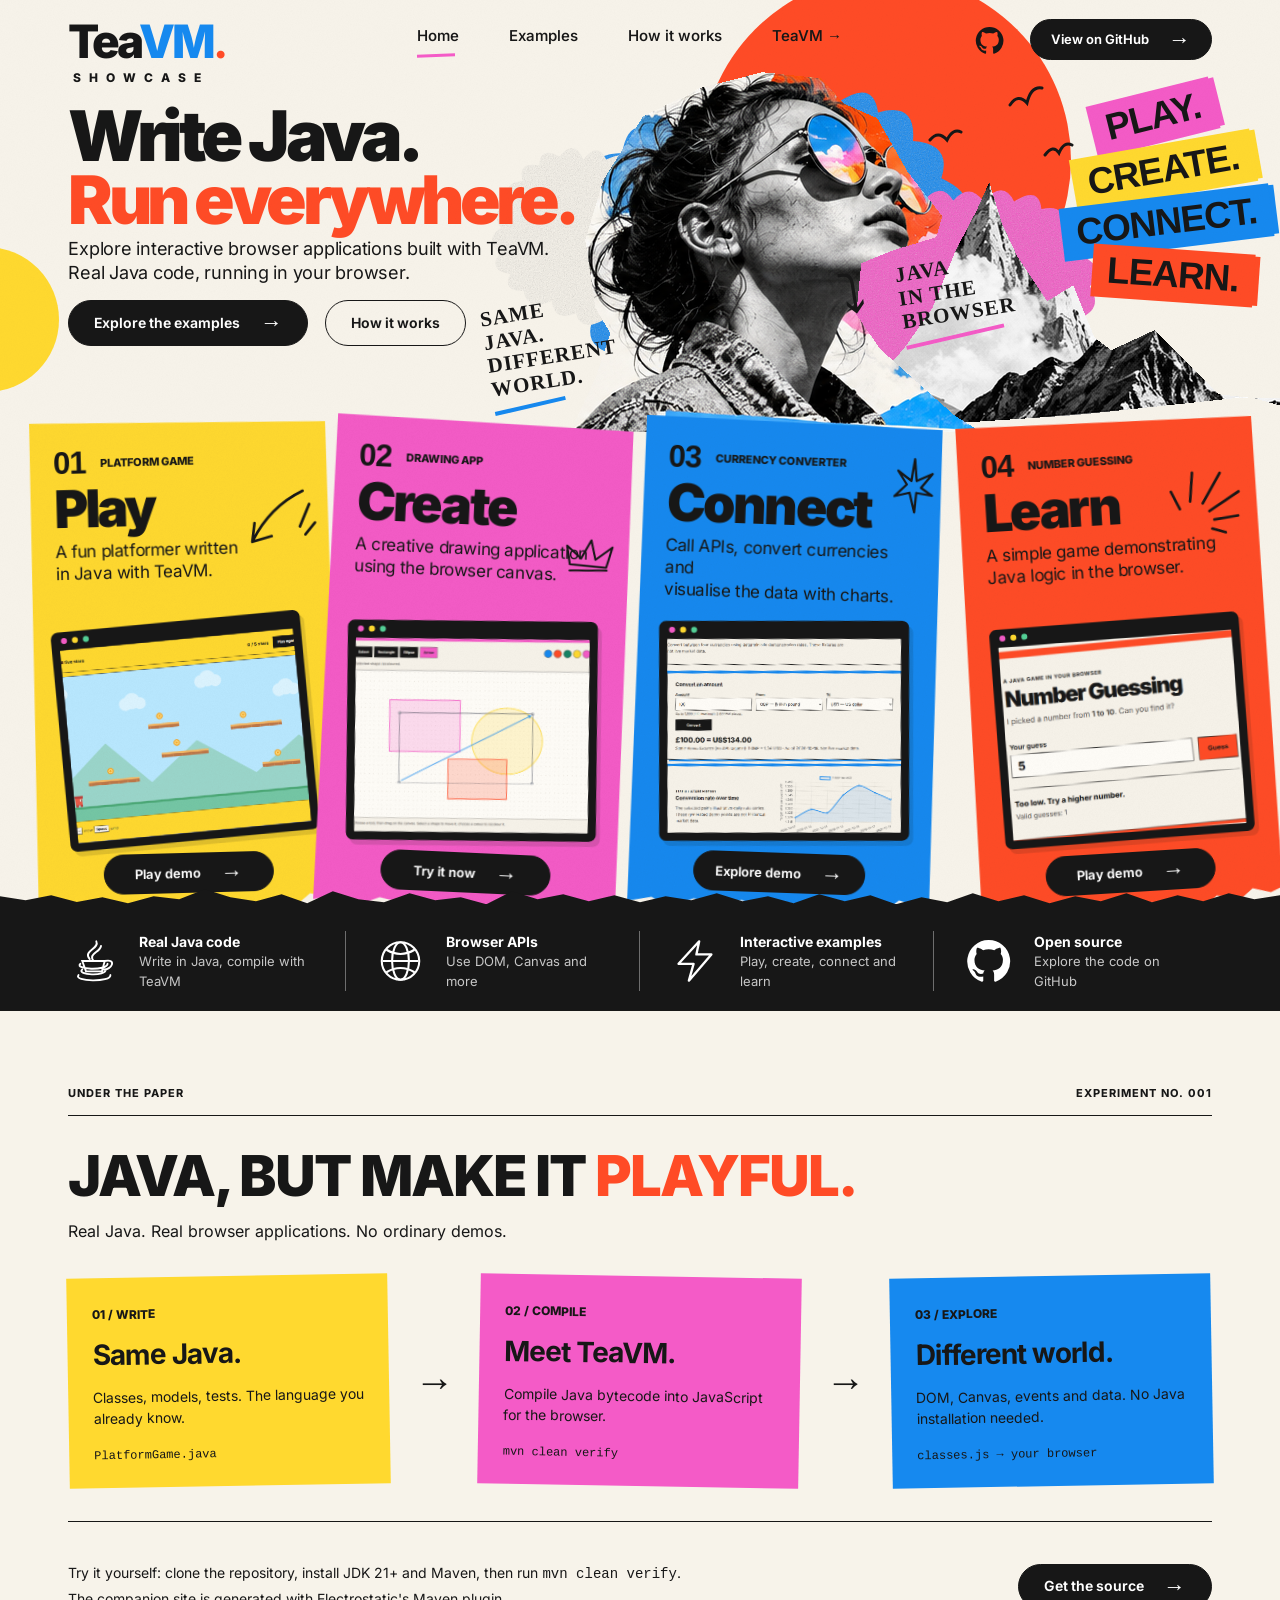
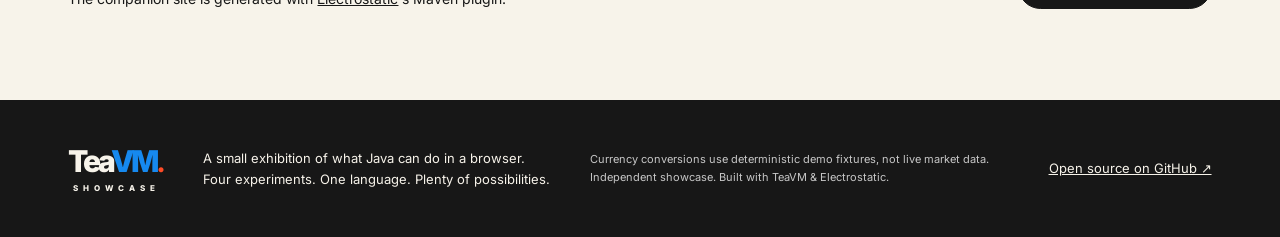
<file: teavm-showcase-site/src/main/resources/site/_static/index.html>
<!doctype html>
<html lang="en">
  <head>
    <meta charset="utf-8" />
    <meta name="viewport" content="width=device-width, initial-scale=1" />
    <meta
      name="description"
      content="Write Java. Run everywhere. Play, create, connect and learn with four real Java applications running in your browser with TeaVM."
    />
    <meta name="theme-color" content="#F7F3EA" />
    <meta property="og:title" content="TeaVM Showcase — Java everywhere" />
    <meta
      property="og:description"
      content="Real Java. Real browser applications. No ordinary demos."
    />
    <title>TeaVM Showcase | Java everywhere</title>
    <link rel="icon" href="assets/favicon.svg" type="image/svg+xml" />
    <link rel="stylesheet" href="assets/site.css" />
  </head>
  <body>
    <a class="skip-link" href="#main">Skip to content</a>
    <div class="first-screen" id="home">
      <header class="site-header">
        <a class="wordmark" href="#home" aria-label="TeaVM Showcase home"
          >Tea<span>VM</span><b>.</b><small>SHOWCASE</small></a
        >
        <nav aria-label="Main navigation">
          <a class="active" href="#home">Home</a>
          <a href="#examples">Examples</a>
          <a href="#how-it-works">How it works</a>
          <a href="https://teavm.org/" target="_blank" rel="noopener noreferrer"
            >TeaVM <span aria-hidden="true">&rarr;</span></a
          >
        </nav>
        <a
          class="github-symbol"
          href="https://github.com/teggr/teavm-showcase"
          aria-label="TeaVM Showcase on GitHub"
          ><svg><use href="assets/icons.svg#github" /></svg
        ></a>
        <a
          class="button github-button"
          href="https://github.com/teggr/teavm-showcase"
          >View on GitHub <span aria-hidden="true">&rarr;</span></a
        >
      </header>
      <main id="main">
        <section class="hero" aria-labelledby="hero-heading">
          <div class="hero-copy">
            <h1 id="hero-heading">
              Write Java.<br /><span>Run everywhere.</span>
            </h1>
            <p>
              Explore interactive browser applications built with TeaVM.<br
                class="desktop-break"
              />
              Real Java code, running in your browser.
            </p>
            <div class="hero-actions">
              <a class="button" href="#examples"
                >Explore the examples <span aria-hidden="true">&rarr;</span></a
              >
              <a class="button outline" href="#how-it-works">How it works</a>
            </div>
          </div>
          <div
            class="collage"
            role="img"
            aria-label="Monochrome portrait looking towards an orange sun, with blue and pink paper and mountain cutouts"
          >
            <div class="sun"></div>
            <div class="paper blue-paper"></div>
            <div class="paper white-paper"></div>
            <div class="paper pink-paper"></div>
            <img
              class="mountains"
              src="assets/mountains.png"
              alt=""
              width="457"
              height="260"
            />
            <img
              class="portrait"
              src="assets/portrait.png"
              alt=""
              width="450"
              height="380"
            />
            <p class="annotation same-java">
              Same<br />Java.<br />Different<br />world.<i></i>
            </p>
            <p class="annotation browser-note">
              <span aria-hidden="true">&#10549;</span> Java<br />in the<br />browser<i
              ></i>
            </p>
            <svg class="birds" viewBox="0 0 170 100" aria-hidden="true">
              <path
                d="M10 65q8-10 17 0q6-12 14-8M90 30q8-12 17-2q4-17 15-15M125 80q8-11 14-2q5-12 13-8"
              />
            </svg>
          </div>
          <nav class="stickers" aria-label="Choose an experiment">
            <a href="#play">PLAY.</a><a href="#create">CREATE.</a
            ><a href="#connect">CONNECT.</a><a href="#learn">LEARN.</a>
          </nav>
          <span class="edge-sun" aria-hidden="true"></span>
        </section>
        <section
          id="examples"
          class="showcase"
          aria-label="Four Java browser experiments"
        >
          <article id="play" class="poster play">
            <div class="poster-label"><span>01</span> PLATFORM GAME</div>
            <h2>Play</h2>
            <p>A fun platformer written<br />in Java with TeaVM.</p>
            <svg
              class="scribble play-scribble"
              viewBox="0 0 90 80"
              aria-hidden="true"
            >
              <path
                d="M75 8Q38 25 18 62m2-19-3 21 22-6M71 48l11-25M77 57l11-13"
              />
            </svg>
            <a
              class="preview"
              href="examples/play/"
              aria-label="Launch the Skybound platform game"
              ><span class="window-bar" aria-hidden="true"
                ><i></i><i></i><i></i></span
              ><img
                src="assets/play.png"
                alt="The actual Skybound Java platform game: platforms, collectible stars and a jumping character"
                width="960"
                height="540"
            /></a>
            <a class="button demo-button" href="examples/play/"
              >Play demo <span aria-hidden="true">&rarr;</span></a
            >
          </article>
          <article id="create" class="poster create">
            <div class="poster-label"><span>02</span> DRAWING APP</div>
            <h2>Create</h2>
            <p>A creative drawing application<br />using the browser canvas.</p>
            <svg class="scribble crown" viewBox="0 0 80 70" aria-hidden="true">
              <path d="m12 47-5-27 21 18 14-27 7 28 24-19-8 30zm0 9 54-2" />
            </svg>
            <a
              class="preview"
              href="examples/create/"
              aria-label="Launch Canvas Studio"
              ><span class="window-bar" aria-hidden="true"
                ><i></i><i></i><i></i></span
              ><img
                src="assets/create.png"
                alt="The actual Canvas Studio app with drawing tools, colour palette and shapes drawn on its canvas"
                width="960"
                height="600"
            /></a>
            <a class="button demo-button" href="examples/create/"
              >Try it now <span aria-hidden="true">&rarr;</span></a
            >
          </article>
          <article id="connect" class="poster connect">
            <div class="poster-label"><span>03</span> CURRENCY CONVERTER</div>
            <h2>Connect</h2>
            <p>
              Call APIs, convert currencies and<br />visualise the data with
              charts.
            </p>
            <svg
              class="scribble sparkle"
              viewBox="0 0 60 80"
              aria-hidden="true"
            >
              <path
                d="m30 4 3 29 21-10-15 19 15 10-21-3-2 26-7-26-20 5 16-16L8 20l18 13z"
              />
            </svg>
            <a
              class="preview"
              href="examples/connect/"
              aria-label="Launch Currency Explorer with demo fixture rates"
              ><span class="window-bar" aria-hidden="true"
                ><i></i><i></i><i></i></span
              ><img
                src="assets/connect.png"
                alt="The actual Currency Explorer with GBP to USD conversion and an illustrative fixture-rate chart"
                width="960"
                height="600"
            /></a>
            <a class="button demo-button" href="examples/connect/"
              >Explore demo <span aria-hidden="true">&rarr;</span></a
            >
          </article>
          <article id="learn" class="poster learn">
            <div class="poster-label"><span>04</span> NUMBER GUESSING</div>
            <h2>Learn</h2>
            <p>A simple game demonstrating<br />Java logic in the browser.</p>
            <svg class="scribble rays" viewBox="0 0 90 80" aria-hidden="true">
              <path
                d="m15 47-9-20m21 12 4-32m10 35L62 9M48 51l34-20M53 61l27-3M50 71l15 5"
              />
            </svg>
            <a
              class="preview"
              href="examples/learn/"
              aria-label="Launch Number Guessing"
              ><span class="window-bar" aria-hidden="true"
                ><i></i><i></i><i></i></span
              ><img
                src="assets/learn.png"
                alt="The actual number guessing game, with a guess input, button and feedback"
                width="960"
                height="600"
            /></a>
            <a class="button demo-button" href="examples/learn/"
              >Play demo <span aria-hidden="true">&rarr;</span></a
            >
          </article>
        </section>
      </main>
      <div class="feature-strip" aria-label="Built with Java">
        <div>
          <svg aria-hidden="true"><use href="assets/icons.svg#java" /></svg>
          <p>
            <strong>Real Java code</strong
            ><span>Write in Java, compile with TeaVM</span>
          </p>
        </div>
        <div>
          <svg aria-hidden="true"><use href="assets/icons.svg#globe" /></svg>
          <p>
            <strong>Browser APIs</strong><span>Use DOM, Canvas and more</span>
          </p>
        </div>
        <div>
          <svg aria-hidden="true"><use href="assets/icons.svg#bolt" /></svg>
          <p>
            <strong>Interactive examples</strong
            ><span>Play, create, connect and learn</span>
          </p>
        </div>
        <div>
          <svg aria-hidden="true"><use href="assets/icons.svg#github" /></svg>
          <p>
            <strong>Open source</strong><span>Explore the code on GitHub</span>
          </p>
        </div>
      </div>
    </div>
    <section
      id="how-it-works"
      class="how-it-works"
      aria-labelledby="how-heading"
    >
      <div class="section-kicker">
        <span>UNDER THE PAPER</span><span>EXPERIMENT NO. 001</span>
      </div>
      <h2 id="how-heading">Java, but make it <em>playful.</em></h2>
      <p>Real Java. Real browser applications. No ordinary demos.</p>
      <div class="pipeline">
        <div>
          <span>01 / WRITE</span>
          <h3>Same Java.</h3>
          <p>Classes, models, tests. The language you already know.</p>
          <code>PlatformGame.java</code>
        </div>
        <span class="pipeline-arrow" aria-hidden="true">&rarr;</span>
        <div>
          <span>02 / COMPILE</span>
          <h3>Meet TeaVM.</h3>
          <p>Compile Java bytecode into JavaScript for the browser.</p>
          <code>mvn clean verify</code>
        </div>
        <span class="pipeline-arrow" aria-hidden="true">&rarr;</span>
        <div>
          <span>03 / EXPLORE</span>
          <h3>Different world.</h3>
          <p>DOM, Canvas, events and data. No Java installation needed.</p>
          <code>classes.js &rarr; your browser</code>
        </div>
      </div>
      <div class="build-note">
        <p>
          Try it yourself: clone the repository, install JDK 21+ and Maven, then
          run <code>mvn clean verify</code>.<br />The companion site is
          generated with
          <a href="https://github.com/teggr/electrostatic">Electrostatic</a>'s
          Maven plugin.
        </p>
        <a class="button" href="https://github.com/teggr/teavm-showcase#build"
          >Get the source <span aria-hidden="true">&rarr;</span></a
        >
      </div>
    </section>
    <footer id="about" class="about">
      <a class="wordmark" href="#home"
        >Tea<span>VM</span><b>.</b><small>SHOWCASE</small></a
      >
      <p>
        A small exhibition of what Java can do in a browser.<br />Four
        experiments. One language. Plenty of possibilities.
      </p>
      <p class="fine-print">
        Currency conversions use deterministic demo fixtures, not live market
        data.<br />Independent showcase. Built with TeaVM &amp; Electrostatic.
      </p>
      <a href="https://github.com/teggr/teavm-showcase"
        >Open source on GitHub &nearr;</a
      >
    </footer>
  </body>
</html>
</file>
<file: teavm-showcase-site/src/main/resources/site/_static/assets/site.css>
@font-face {
  font-family: Inter;
  src: url("inter-latin.woff2") format("woff2");
  font-weight: 100 900;
  font-display: swap;
}
:root {
  --paper: #f7f3ea;
  --ink: #171717;
  --orange: #ff4b26;
  --pink: #f45bc7;
  --yellow: #ffd92f;
  --blue: #1689ef;
  font-family: Inter, Arial, sans-serif;
  color: var(--ink);
  background: var(--paper);
  font-synthesis: none;
}
* {
  box-sizing: border-box;
}
html {
  scroll-behavior: smooth;
  scroll-padding-top: 24px;
}
body {
  margin: 0;
}
a {
  color: inherit;
}
button,
a,
input,
select {
  -webkit-tap-highlight-color: transparent;
}
a:focus-visible,
button:focus-visible,
input:focus-visible,
select:focus-visible {
  outline: 3px solid var(--ink);
  outline-offset: 5px;
}
a {
  text-decoration: none;
}
svg {
  width: 1em;
  height: 1em;
}
img {
  max-width: 100%;
}
.skip-link {
  position: absolute;
  top: -100px;
  left: 20px;
  z-index: 20;
  background: var(--paper);
  padding: 12px;
}
.skip-link:focus {
  top: 10px;
}
.first-screen {
  position: relative;
  overflow: hidden;
  background: var(--paper);
  isolation: isolate;
}
.first-screen:after,
.poster:after {
  content: "";
  position: absolute;
  inset: 0;
  pointer-events: none;
  opacity: 0.12;
  background-image: url("grain.svg");
  z-index: 6;
  mix-blend-mode: multiply;
}
.site-header {
  height: 100px;
  margin: 0 5.35%;
  display: flex;
  align-items: flex-start;
  padding-top: 18px;
  gap: 26px;
  position: relative;
  z-index: 8;
}
.wordmark {
  font-size: 46px;
  font-weight: 850;
  letter-spacing: -3px;
  line-height: 1;
  display: inline-block;
  flex: none;
}
.wordmark span {
  color: var(--blue);
}
.wordmark b {
  color: var(--orange);
}
.wordmark small {
  display: block;
  font-size: 12px;
  letter-spacing: 8px;
  padding: 8px 0 0 5px;
  font-weight: 800;
}
.site-header nav {
  display: flex;
  gap: 50px;
  position: absolute;
  left: 30.5%;
  top: 26px;
  font-size: 15px;
  font-weight: 550;
}
.site-header nav a {
  padding: 0 0 12px;
  position: relative;
}
.site-header nav a:hover:after,
.site-header nav .active:after {
  content: "";
  height: 3px;
  width: 38px;
  position: absolute;
  bottom: 0;
  left: 0;
  background: var(--pink);
  transform: rotate(-2deg);
}
.github-symbol {
  margin-left: auto;
  padding-top: 8px;
  font-size: 29px;
}
.button {
  display: inline-flex;
  align-items: center;
  justify-content: center;
  gap: 20px;
  padding: 14px 25px;
  background: var(--ink);
  color: white;
  border: 1.5px solid var(--ink);
  border-radius: 40px;
  font-size: 14px;
  font-weight: 650;
  line-height: 1;
  min-height: 44px;
  transition:
    transform 0.2s,
    background 0.2s;
}
.button:hover {
  transform: translateY(-3px);
  background: #353535;
}
.button span {
  font-size: 22px;
  line-height: 0.7;
}
.github-button {
  margin-top: 1px;
  padding: 12px 20px;
  font-size: 13px;
  min-height: 40px;
}
.outline {
  background: var(--paper);
  color: var(--ink);
}
.outline:hover {
  background: #fff;
}
.hero {
  height: 320px;
  position: relative;
}
.hero-copy {
  position: relative;
  margin-left: 5.35%;
  z-index: 4;
  padding-top: 5px;
  pointer-events: none;
}
.hero-copy > * {
  pointer-events: auto;
}
h1 {
  font-size: clamp(62px, 5.45vw, 100px);
  font-weight: 900;
  letter-spacing: -0.065em;
  line-height: 0.9;
  margin: 0;
  max-width: 850px;
}
h1 span {
  color: var(--orange);
  white-space: nowrap;
}
.hero-copy > p {
  font-size: 18px;
  line-height: 1.35;
  margin: 14px 0 18px;
  letter-spacing: -0.25px;
}
.hero-actions {
  display: flex;
  gap: 17px;
}
.collage {
  position: absolute;
  left: 38%;
  right: 0;
  top: -100px;
  height: 560px;
  z-index: 1;
  pointer-events: none;
}
.sun {
  position: absolute;
  width: 370px;
  height: 370px;
  border-radius: 50%;
  background: var(--orange);
  top: -25px;
  left: 27%;
}
.paper {
  position: absolute;
  clip-path: polygon(
    2% 29%,
    10% 19%,
    14% 23%,
    21% 3%,
    30% 9%,
    35% 1%,
    45% 14%,
    52% 3%,
    64% 11%,
    72% 3%,
    78% 21%,
    88% 16%,
    91% 34%,
    99% 41%,
    94% 57%,
    100% 69%,
    89% 78%,
    85% 95%,
    68% 91%,
    59% 100%,
    47% 91%,
    33% 98%,
    24% 85%,
    12% 91%,
    8% 72%,
    1% 64%,
    6% 45%
  );
  background-image: url("grain.svg");
}
.blue-paper {
  background-color: var(--blue);
  width: 530px;
  height: 340px;
  left: 2%;
  top: 70px;
  transform: rotate(-15deg);
}
.white-paper {
  background-color: var(--paper);
  width: 240px;
  height: 240px;
  left: 0;
  top: 120px;
  transform: rotate(15deg);
}
.pink-paper {
  background-color: var(--pink);
  width: 285px;
  height: 245px;
  left: 42%;
  top: 168px;
  transform: rotate(-12deg);
}
.portrait {
  position: absolute;
  width: 450px;
  height: auto;
  left: 9%;
  top: 60px;
  z-index: 3;
}
.mountains {
  position: absolute;
  width: 457px;
  height: auto;
  right: -2%;
  top: 173px;
  z-index: 2;
  filter: grayscale(1);
}
.annotation {
  position: absolute;
  z-index: 5;
  font-family: "Comic Sans MS", "Segoe Print", cursive;
  font-weight: 800;
  font-size: 21px;
  line-height: 1.12;
  text-transform: uppercase;
  letter-spacing: 1px;
  margin: 0;
  transform: rotate(-9deg);
}
.same-java {
  left: 0;
  top: 298px;
}
.annotation i {
  display: block;
  width: 72px;
  border-bottom: 4px solid var(--blue);
  transform: rotate(-4deg);
  margin-top: 8px;
}
.browser-note {
  left: 52%;
  top: 255px;
}
.browser-note i {
  border-color: var(--pink);
  width: 100px;
}
.browser-note > span {
  position: absolute;
  left: -60px;
  top: -7px;
  font-size: 55px;
  font-weight: 400;
}
.birds {
  position: absolute;
  width: 170px;
  height: 100px;
  right: 24%;
  top: 75px;
  fill: none;
  stroke: var(--ink);
  stroke-width: 3;
  stroke-linecap: round;
}
.stickers {
  position: absolute;
  right: 2.3%;
  top: -9px;
  z-index: 5;
  width: 195px;
  display: flex;
  flex-direction: column;
  align-items: center;
}
.stickers a {
  font-family: Impact, "Arial Narrow", sans-serif;
  font-stretch: condensed;
  font-size: 37px;
  line-height: 1.15;
  font-weight: 900;
  letter-spacing: -1px;
  padding: 5px 15px;
  background: var(--pink);
  transform: rotate(-14deg);
  box-shadow: 7px 0 0 -2px var(--pink);
}
.stickers a:nth-child(2) {
  background: var(--yellow);
  box-shadow: 7px 0 0 -2px var(--yellow);
  transform: rotate(-10deg);
  margin-left: 20px;
}
.stickers a:nth-child(3) {
  background: var(--blue);
  box-shadow: 7px 0 0 -2px var(--blue);
  transform: rotate(-7deg);
  margin-left: 26px;
}
.stickers a:nth-child(4) {
  background: var(--orange);
  box-shadow: 7px 0 0 -2px var(--orange);
  transform: rotate(4deg);
  margin-left: 40px;
}
.stickers a:hover {
  transform: rotate(0) scale(1.05);
}
.edge-sun {
  position: absolute;
  width: 145px;
  height: 145px;
  background: var(--yellow);
  border-radius: 50%;
  left: -86px;
  top: 147px;
}
.showcase {
  position: relative;
  z-index: 5;
  display: grid;
  grid-template-columns: repeat(4, minmax(0, 1fr));
  gap: 7px;
  padding: 0 2%;
  align-items: stretch;
}
.poster {
  position: relative;
  min-width: 0;
  padding: 23px 26px 18px;
  display: flex;
  flex-direction: column;
  isolation: isolate;
  scroll-margin-top: 30px;
  transition: transform 0.25s;
  background: var(--yellow);
  clip-path: polygon(
    1% 0,
    99% 1%,
    100% 97%,
    96% 98%,
    90% 97%,
    86% 99%,
    78% 98%,
    74% 100%,
    66% 98%,
    59% 99%,
    52% 98%,
    46% 100%,
    38% 98%,
    30% 99%,
    22% 98%,
    14% 100%,
    8% 98%,
    0 99%
  );
}
.poster.play {
  transform: rotate(-1.5deg);
  transform-origin: 50% 0;
}
.poster.create {
  background: var(--pink);
  transform: rotate(2.6deg);
  transform-origin: 50% 0;
}
.poster.connect {
  background: var(--blue);
  transform: rotate(2deg);
  transform-origin: 50% 0;
}
.poster.learn {
  background: var(--orange);
  transform: rotate(-3.5deg);
  transform-origin: 50% 0;
}
.showcase .poster:hover,
.showcase .poster:focus-within {
  transform: translateY(-7px) rotate(0);
  z-index: 7;
}
.poster-label {
  display: flex;
  align-items: center;
  gap: 15px;
  font-size: 11px;
  font-weight: 800;
  min-height: 35px;
}
.poster-label > span {
  font-family: Impact, "Arial Narrow", sans-serif;
  font-size: 31px;
  letter-spacing: -1px;
}
.poster h2 {
  font-size: 52px;
  line-height: 1;
  font-weight: 900;
  letter-spacing: -0.055em;
  margin: 2px 0 5px;
}
.poster > p {
  font-size: 17px;
  line-height: 1.3;
  margin: 0 0 17px;
  min-height: 44px;
  letter-spacing: -0.4px;
}
.preview {
  position: relative;
  display: block;
  background: var(--ink);
  border: 8px solid var(--ink);
  border-top-width: 18px;
  border-radius: 7px;
  overflow: hidden;
  margin-top: auto;
  box-shadow: 4px 5px 0 #17171720;
  z-index: 1;
  transform: rotate(-2deg);
  height: 220px;
}
.poster.play .preview {
  transform: rotate(-4deg);
}
.poster.learn .preview {
  transform: rotate(-1deg);
}
.preview img {
  width: 100%;
  height: 100%;
  object-fit: cover;
  display: block;
}
.window-bar {
  position: absolute;
  left: 2px;
  top: -13px;
  display: flex;
  gap: 5px;
}
.window-bar i {
  display: block;
  width: 6px;
  height: 6px;
  background: var(--pink);
  border-radius: 50%;
}
.window-bar i:nth-child(2) {
  background: var(--yellow);
}
.window-bar i:nth-child(3) {
  background: #53d197;
}
.demo-button {
  align-self: center;
  margin: 12px 0 0;
  min-width: 170px;
  min-height: 40px;
  padding: 10px 21px;
  position: relative;
  z-index: 7;
  font-size: 13px;
}
.scribble {
  position: absolute;
  fill: none;
  stroke: var(--ink);
  stroke-width: 3;
  stroke-linecap: round;
  stroke-linejoin: round;
  width: 80px;
  height: 75px;
  right: 12px;
  top: 65px;
}
.play-scribble {
  top: 65px;
  right: 14px;
}
.crown {
  width: 55px;
  height: 60px;
  top: 102px;
  right: 14px;
}
.sparkle {
  width: 45px;
  height: 70px;
  top: 27px;
  right: 7px;
}
.rays {
  top: 50px;
  right: 13px;
}
.feature-strip {
  position: relative;
  z-index: 8;
  background: var(--ink);
  color: #fff;
  display: grid;
  grid-template-columns: repeat(4, minmax(0, 1fr));
  padding: 27px 4% 20px;
  margin-top: -7px;
  min-height: 100px;
}
.feature-strip:before {
  content: "";
  position: absolute;
  left: 0;
  right: 0;
  top: -17px;
  height: 20px;
  background: var(--ink);
  clip-path: polygon(
    0 45%,
    2% 65%,
    4% 40%,
    6% 74%,
    8% 50%,
    10% 80%,
    12% 45%,
    14% 60%,
    16% 10%,
    18% 50%,
    20% 70%,
    22% 35%,
    24% 80%,
    26% 20%,
    28% 60%,
    30% 75%,
    32% 30%,
    34% 65%,
    36% 50%,
    38% 85%,
    40% 20%,
    42% 60%,
    44% 35%,
    46% 70%,
    48% 40%,
    50% 75%,
    52% 45%,
    54% 65%,
    56% 30%,
    58% 70%,
    60% 45%,
    62% 80%,
    64% 35%,
    66% 70%,
    68% 40%,
    70% 85%,
    72% 50%,
    74% 75%,
    76% 30%,
    78% 70%,
    80% 40%,
    82% 80%,
    84% 45%,
    86% 70%,
    88% 30%,
    90% 75%,
    92% 40%,
    94% 70%,
    96% 30%,
    98% 60%,
    100% 40%,
    100% 100%,
    0 100%
  );
}
.feature-strip > div {
  display: flex;
  align-items: center;
  gap: 23px;
  padding: 0 32px;
  border-right: 1px solid #ffffff60;
}
.feature-strip > div:first-child {
  padding-left: 20px;
}
.feature-strip > div:last-child {
  border: 0;
}
.feature-strip svg {
  width: 45px;
  height: 50px;
  flex: none;
}
.feature-strip p {
  font-size: 14px;
  margin: 0;
  line-height: 1.5;
}
.feature-strip strong,
.feature-strip span {
  display: block;
}
.feature-strip span {
  font-size: 13px;
  color: #c7c7c7;
}
.how-it-works {
  max-width: 1400px;
  padding: 75px 5.35%;
  margin: auto;
}
.section-kicker {
  display: flex;
  justify-content: space-between;
  border-bottom: 1px solid;
  padding-bottom: 15px;
  font-size: 11px;
  font-weight: 750;
  letter-spacing: 1px;
}
.how-it-works > h2 {
  font-size: clamp(32px, 4.4vw, 64px);
  line-height: 1.05;
  text-transform: uppercase;
  letter-spacing: -2px;
  margin: 30px 0 15px;
  font-weight: 850;
}
.how-it-works em {
  color: var(--orange);
  font-style: normal;
}
.pipeline {
  display: grid;
  grid-template-columns: 1fr auto 1fr auto 1fr;
  gap: 25px;
  margin: 35px 0;
}
.pipeline > div {
  background: var(--yellow);
  padding: 25px;
  transform: rotate(-1deg);
}
.pipeline > div:nth-of-type(2) {
  background: var(--pink);
  transform: rotate(1deg);
}
.pipeline > div:nth-of-type(3) {
  background: var(--blue);
}
.pipeline div > span {
  font-size: 12px;
  font-weight: 800;
}
.pipeline h3 {
  font-size: 28px;
  letter-spacing: -1px;
  margin: 15px 0;
}
.pipeline p {
  line-height: 1.5;
  font-size: 14px;
}
.pipeline code {
  font-size: 12px;
}
.pipeline-arrow {
  font-size: 40px;
  align-self: center;
}
.build-note {
  display: flex;
  align-items: center;
  gap: 30px;
  justify-content: space-between;
  border-top: 1px solid;
  padding-top: 25px;
}
.build-note p {
  font-size: 14px;
  line-height: 1.7;
}
.build-note a:not(.button) {
  text-decoration: underline;
}
.build-note .button {
  flex: none;
}
.about {
  display: flex;
  align-items: center;
  gap: 40px;
  background: var(--ink);
  color: var(--paper);
  padding: 35px 5.35%;
  font-size: 13px;
  line-height: 1.6;
}
.about .wordmark {
  font-size: 30px;
}
.about .wordmark small {
  font-size: 8px;
  letter-spacing: 5px;
}
.about .fine-print {
  font-size: 11px;
  color: #c7c7c7;
}
.about > a:last-child {
  margin-left: auto;
  text-decoration: underline;
  white-space: nowrap;
}
@media (min-width: 1500px) {
  .site-header {
    height: 105px;
  }
  .hero {
    height: 315px;
  }
  .hero-copy {
    padding-top: 5px;
  }
  .hero-copy > p {
    font-size: 19px;
    margin: 15px 0 20px;
  }
  .portrait {
    left: 10%;
    width: 450px;
    top: 60px;
  }
  .collage {
    left: 38%;
  }
  .poster {
    padding-top: 21px;
  }
  .poster h2 {
    font-size: 54px;
  }
  .poster > p {
    font-size: 18px;
    min-height: 47px;
  }
  .preview {
    height: 225px;
  }
  .feature-strip {
    min-height: 100px;
    padding-top: 26px;
  }
  .poster {
    padding-bottom: 23px;
  }
}
@media (min-width: 1800px) {
  .first-screen {
    max-width: 1800px;
    margin: auto;
  }
  .hero {
    height: 360px;
  }
  .portrait {
    width: 510px;
  }
  .sun {
    width: 410px;
    height: 410px;
  }
  .preview {
    height: 265px;
  }
  .hero-copy {
    padding-top: 15px;
  }
}
@media (max-width: 1200px) {
  .site-header {
    margin: 0 4%;
    gap: 15px;
  }
  .site-header nav {
    gap: 25px;
    left: 28%;
  }
  .github-symbol {
    display: none;
  }
  .github-button {
    margin-left: auto;
  }
  .wordmark {
    font-size: 38px;
  }
  .hero-copy {
    margin-left: 4%;
  }
  .hero-copy > p {
    font-size: 15px;
  }
  .hero {
    height: 300px;
  }
  .collage {
    left: 38%;
    height: 500px;
  }
  .portrait {
    width: 390px;
    left: 2%;
    top: 100px;
  }
  .sun {
    width: 300px;
    height: 300px;
    left: 22%;
    top: 20px;
  }
  .stickers {
    right: 1%;
    top: 20px;
    width: 155px;
  }
  .stickers a {
    font-size: 29px;
  }
  .annotation {
    font-size: 17px;
  }
  .same-java {
    left: -3%;
    top: 290px;
  }
  .browser-note {
    left: 51%;
    top: 250px;
  }
  .mountains {
    top: 200px;
    width: 380px;
    right: -10%;
  }
  .poster {
    padding: 18px 17px;
  }
  .poster-label {
    gap: 8px;
    font-size: 9px;
  }
  .poster h2 {
    font-size: 43px;
  }
  .poster > p {
    font-size: 14px;
    min-height: 40px;
  }
  .preview {
    height: 180px;
  }
  .scribble {
    width: 50px;
    right: 6px;
  }
  .feature-strip > div {
    padding: 0 15px;
    gap: 12px;
  }
  .feature-strip p {
    font-size: 12px;
  }
  .feature-strip span {
    font-size: 11px;
  }
  .feature-strip svg {
    width: 32px;
  }
  .crown {
    top: 87px;
  }
  .rays {
    top: 55px;
  }
  .about {
    flex-wrap: wrap;
  }
  .about > a:last-child {
    margin-left: 0;
  }
}
@media (max-width: 1100px) {
  .site-header {
    height: 95px;
  }
  .site-header nav {
    position: static;
    margin-left: auto;
    padding-top: 12px;
    gap: 20px;
    font-size: 13px;
  }
  .github-button {
    display: none;
  }
  .hero {
    height: 410px;
  }
  .hero-copy {
    padding-top: 14px;
  }
  h1 {
    font-size: clamp(55px, 7.4vw, 75px);
  }
  .hero-copy > p {
    max-width: 410px;
  }
  .desktop-break {
    display: none;
  }
  .collage {
    left: 30%;
    top: -20px;
    height: 500px;
  }
  .portrait {
    width: 390px;
    left: 8%;
    top: 100px;
  }
  .sun {
    left: 28%;
    top: 15px;
  }
  .blue-paper {
    top: 155px;
    width: 400px;
    height: 260px;
  }
  .white-paper {
    top: 200px;
    width: 170px;
  }
  .pink-paper {
    top: 220px;
    width: 230px;
    height: 210px;
    left: 50%;
  }
  .same-java {
    top: 305px;
    left: -15%;
  }
  .browser-note {
    top: 285px;
    left: 66%;
    font-size: 15px;
  }
  .mountains {
    top: 270px;
    width: 330px;
    right: -14%;
  }
  .stickers {
    top: 90px;
    width: 145px;
    right: 2%;
  }
  .stickers a {
    font-size: 25px;
  }
  .birds {
    right: 18%;
    top: 60px;
    width: 130px;
  }
  .showcase {
    grid-template-columns: repeat(2, minmax(0, 1fr));
    padding: 0 4%;
    gap: 20px 14px;
  }
  .poster {
    padding: 24px;
  }
  .poster h2 {
    font-size: 55px;
  }
  .poster-label {
    font-size: 11px;
  }
  .poster > p {
    font-size: 17px;
    min-height: 45px;
  }
  .preview {
    height: 230px;
  }
  .poster.create {
    transform: rotate(1.4deg);
  }
  .poster.connect {
    transform: rotate(-1deg);
  }
  .poster.learn {
    transform: rotate(1.5deg);
  }
  .scribble {
    width: 70px;
  }
  .crown {
    top: 110px;
  }
  .feature-strip {
    grid-template-columns: repeat(2, 1fr);
    gap: 24px;
    padding: 30px 5%;
    margin-top: 5px;
  }
  .feature-strip > div {
    padding-left: 15px !important;
  }
  .feature-strip > div:nth-child(2) {
    border: 0;
  }
  .feature-strip p {
    font-size: 14px;
  }
  .feature-strip span {
    font-size: 12px;
  }
  .pipeline {
    gap: 12px;
  }
  .pipeline > div {
    padding: 20px;
  }
  .pipeline h3 {
    font-size: 23px;
  }
  .pipeline-arrow {
    font-size: 25px;
  }
  .build-note {
    align-items: flex-start;
    flex-direction: column;
    gap: 10px;
  }
}
@media (max-width: 600px) {
  .site-header {
    height: 100px;
    padding-top: 18px;
    margin: 0 6%;
    flex-wrap: wrap;
  }
  .wordmark {
    font-size: 33px;
  }
  .wordmark small {
    font-size: 8px;
    letter-spacing: 6px;
    padding-top: 5px;
  }
  .site-header nav {
    position: absolute;
    top: 74px;
    left: 0;
    right: 0;
    padding: 0;
    justify-content: space-between;
    font-size: 12px;
    gap: 10px;
  }
  .site-header nav a {
    padding-bottom: 6px;
  }
  .hero {
    height: 585px;
  }
  .hero-copy {
    margin-left: 6%;
    padding-top: 35px;
  }
  h1 {
    font-size: clamp(42px, 9.6vw, 60px);
    letter-spacing: -0.065em;
    line-height: 0.96;
  }
  .hero-copy > p {
    font-size: 14px;
    max-width: 340px;
    line-height: 1.45;
    margin: 15px 6% 17px 0;
  }
  .hero-actions {
    gap: 10px;
  }
  .button {
    padding: 12px 17px;
    font-size: 12px;
    gap: 10px;
  }
  .hero-actions .outline {
    padding: 12px 15px;
  }
  .collage {
    left: 4%;
    right: 0;
    top: 235px;
    height: 360px;
  }
  .portrait {
    width: 330px;
    left: 3%;
    top: 30px;
  }
  .sun {
    width: 250px;
    height: 250px;
    left: 24%;
    top: 0;
  }
  .blue-paper {
    width: 340px;
    height: 230px;
    top: 65px;
    left: -4%;
  }
  .white-paper {
    width: 130px;
    top: 110px;
    left: -3%;
  }
  .pink-paper {
    width: 190px;
    height: 170px;
    left: 50%;
    top: 150px;
  }
  .mountains {
    width: 260px;
    top: 190px;
    right: -3%;
  }
  .same-java {
    left: 1%;
    top: 235px;
    font-size: 13px;
  }
  .same-java i {
    width: 45px;
  }
  .browser-note {
    left: 67%;
    top: 197px;
    font-size: 13px;
  }
  .browser-note > span {
    left: -30px;
    font-size: 28px;
  }
  .browser-note i {
    width: 65px;
    border-width: 3px;
  }
  .birds {
    width: 100px;
    right: 3%;
    top: 25px;
  }
  .stickers {
    top: 282px;
    right: 3%;
    width: 115px;
  }
  .stickers a {
    font-size: 23px;
    padding: 3px 10px;
  }
  .stickers a:nth-child(n) {
    margin-left: 0;
  }
  .edge-sun {
    width: 80px;
    height: 80px;
    left: -55px;
    top: 157px;
  }
  .showcase {
    grid-template-columns: 1fr;
    gap: 12px;
    padding: 0 6%;
  }
  .poster {
    padding: 22px 25px 26px;
  }
  .poster h2 {
    font-size: 58px;
  }
  .poster > p {
    font-size: 17px;
    margin-bottom: 20px;
  }
  .poster.play,
  .poster.create,
  .poster.connect,
  .poster.learn {
    transform: rotate(-1deg);
  }
  .poster:nth-child(even) {
    transform: rotate(1deg);
  }
  .preview {
    height: 230px;
  }
  .poster-label {
    font-size: 11px;
  }
  .scribble {
    width: 75px;
    right: 20px;
  }
  .crown {
    top: 110px;
  }
  .demo-button {
    margin-top: 16px;
    min-height: 44px;
  }
  .feature-strip {
    grid-template-columns: 1fr;
    gap: 0;
    padding: 22px 8%;
    margin-top: 3px;
  }
  .feature-strip > div {
    border: 0;
    border-bottom: 1px solid #ffffff40 !important;
    padding: 17px 0 !important;
    gap: 20px;
  }
  .feature-strip > div:last-child {
    border-bottom: 0 !important;
  }
  .feature-strip svg {
    width: 37px;
    height: 42px;
  }
  .how-it-works {
    padding: 50px 7%;
  }
  .section-kicker {
    font-size: 8px;
    letter-spacing: 0.5px;
  }
  .how-it-works > h2 {
    font-size: 35px;
    letter-spacing: -1.5px;
  }
  .how-it-works > p {
    font-size: 14px;
    line-height: 1.5;
  }
  .pipeline {
    grid-template-columns: 1fr;
    gap: 12px;
  }
  .pipeline-arrow {
    transform: rotate(90deg);
    justify-self: center;
  }
  .pipeline > div {
    padding: 25px;
  }
  .pipeline h3 {
    font-size: 28px;
  }
  .build-note p {
    font-size: 12px;
  }
  .about {
    padding: 30px 7%;
    gap: 22px;
    display: block;
  }
  .about p {
    margin: 25px 0;
  }
  .about > a:last-child {
    display: inline-block;
    min-height: 44px;
  }
}
.paper {
  clip-path: none;
  mask-image: url("paper.svg");
  mask-size: 100% 100%;
  mask-repeat: no-repeat;
}
.hero-copy > p {
  margin-top: 6px;
  margin-bottom: 15px;
}
h1 span {
  font-size: 0.96em;
}
.preview {
  overflow: visible;
}
.preview img {
  border-radius: 1px;
}
.window-bar {
  top: -12px;
}
.button:hover span {
  transform: translateX(3px);
}
.button span {
  transition: transform 0.2s;
}
.sun {
  animation: sun-drift 14s ease-in-out infinite alternate;
}
@keyframes sun-drift {
  to {
    transform: translateY(7px);
  }
}
@media (min-width: 1500px) and (max-width: 1799px) {
  .hero {
    height: 302px;
  }
  .poster {
    padding-top: 18px;
    padding-bottom: 18px;
  }
  .poster-label {
    min-height: 31px;
  }
  .poster h2 {
    font-size: 52px;
    margin: 1px 0 4px;
  }
  .poster > p {
    min-height: 43px;
    margin-bottom: 10px;
  }
  .preview {
    height: 205px;
  }
  .demo-button {
    margin-top: 8px;
  }
}
@media (min-width: 601px) and (max-width: 1100px) {
  .collage {
    left: 37%;
    top: 25px;
  }
  .portrait {
    left: 0;
    top: 115px;
    width: 350px;
  }
  .browser-note {
    left: 57%;
    top: 255px;
  }
  .same-java {
    top: 290px;
    left: -20%;
  }
  .mountains {
    top: 315px;
  }
}
@media (max-width: 600px) {
  .hero-copy > p {
    margin-top: 15px;
    margin-bottom: 17px;
  }
}
@media (prefers-reduced-motion: reduce) {
  html {
    scroll-behavior: auto;
  }
  *,
  *:before,
  *:after {
    transition: none !important;
    animation: none !important;
  }
  .poster:hover,
  .poster:focus-within,
  .button:hover {
    transform: none;
  }
}
</file>
